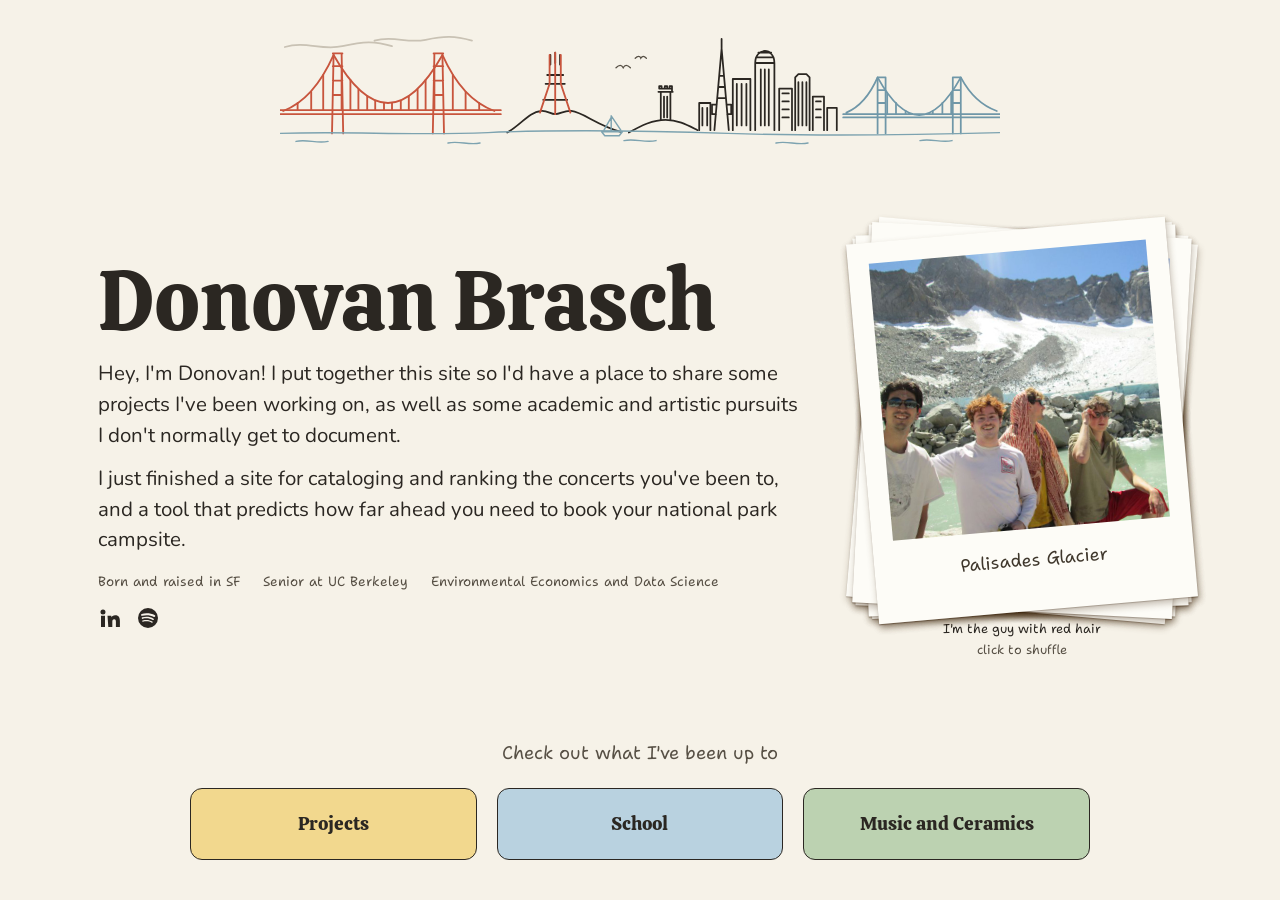
<file: index.html>
<!doctype html>
<html lang="en">
<head>
<meta charset="utf-8">
<meta name="viewport" content="width=device-width, initial-scale=1">
<title>Donovan Brasch</title>
<meta name="description" content="Donovan Brasch: live music, national parks data, songs with friends, and ceramics.">
<meta property="og:title" content="Donovan Brasch">
<meta property="og:description" content="Live music, national parks data, songs with friends, and ceramics.">
<link rel="icon" href="favicon.svg" type="image/svg+xml">
<link rel="preload" href="fonts/calistoga-latin-400-normal.woff2" as="font" type="font/woff2" crossorigin>
<link rel="stylesheet" href="style.css?v=11121409">
<script>document.documentElement.className = "js";</script>
</head>
<body>

<svg width="0" height="0" style="position:absolute" aria-hidden="true">
  <filter id="wobble"><feTurbulence type="fractalNoise" baseFrequency=".018" numOctaves="2" seed="7"/><feDisplacementMap in="SourceGraphic" scale="3"/></filter>
</svg>

<header class="hero" id="top">
  <svg class="sky" viewBox="0 0 900 146" role="img" aria-label="A hand-drawn San Francisco skyline: the Golden Gate Bridge, Sutro Tower on Twin Peaks, Coit Tower, downtown and the Bay Bridge">
    <g fill="none" stroke="#2B2722" stroke-width="2.200" stroke-linecap="round" stroke-linejoin="round"><path pathLength="1" d="M284 127C300 118 312 101 326 100C334 99 338 104 344 104C350 104 356 99 364 100C380 102 396 118 426 126"/><path pathLength="1" d="M332 66h24M334 55h20M329 86h30M338 42V30M344 40V27M350 42V30"/><path pathLength="1" d="M436 127C452 118 466 111 482 111C498 111 510 118 522 124"/><path pathLength="1" d="M476 111V76M488 111V76M473 76h18M474 72h16V76M474 72v-3h3v3M481 72v-3h3v3M487 72v-3h3v3M480 108V82M484 108V82"/><path pathLength="1" d="M524 124V90h14v34M528 96v22M534 96v22"/><path pathLength="1" d="M543 124 552 22 561 124M552 22V10M546 92h-6v12h5M558 92h6v12h-5M548 70h8M547 84h10M549 56h6"/><path pathLength="1" d="M566 124V60h22v64M571 66v52M577 66v52M583 66v52"/><path pathLength="1" d="M594 124V40C594 20 618 20 618 40V124M594 40h24M595 33h22M598 27h16M601 48v70M606 48v70M611 48v70"/><path pathLength="1" d="M624 124V72h16v52M628 78h8M628 88h8M628 98h8M628 108h8"/><path pathLength="1" d="M644 124V58l4-4h10l4 4v66M648 64v54M653 64v54M658 64v54"/><path pathLength="1" d="M666 124V82h14v42M670 88h6M670 98h6M670 108h6"/><path pathLength="1" d="M684 124V96h12v28"/></g>
    <g fill="none" stroke="#C8553D" stroke-width="2.300" stroke-linecap="round" stroke-linejoin="round"><path pathLength="1" d="M65 128 67 28M79 128 77 28M66 28h12M66 44h12M66 62h12M66 80h12"/><path pathLength="1" d="M191 128 193 28M205 128 203 28M192 28h12M192 44h12M192 62h12M192 80h12"/><path pathLength="1" d="M4 100Q42 86 67 30Q135 150 203 30Q228 86 268 100"/><path pathLength="1" d="M0 99H276M0 104H276"/><path pathLength="1" d="M77 47V99M88 61V99M98 73V99M109 81V99M119 87V99M130 90V99M140 90V99M151 87V99M161 81V99M172 73V99M182 61V99M193 47V99M22 90V99M216 55V99M39 76V99M232 76V99M54 55V99M249 90V99"/><path pathLength="1" d="M325 102 337 66V30M344 104V64V27M363 102 351 66V30"/></g>
    <g fill="none" stroke="#6F97A8" stroke-width="2.200" stroke-linecap="round" stroke-linejoin="round"><path pathLength="1" d="M747 128V58M757 128V58M747 58h10M747 74h10M747 90h10"/><path pathLength="1" d="M841 128V58M851 128V58M841 58h10M841 74h10M841 90h10"/><path pathLength="1" d="M708 102Q732 92 747 58Q799 152 851 58Q868 90 896 100M704 104H900M704 108H900"/><path pathLength="1" d="M759 77V104M770 90V104M782 100V104M793 104V104M805 104V104M816 100V104M828 90V104M839 77V104"/></g>
    <g fill="none" stroke="#7DA3B0" stroke-width="1.800" stroke-linecap="round" stroke-linejoin="round"><path pathLength="1" d="M0 128C90 125 160 131 260 127S470 125 560 128 760 131 900 127"/><path pathLength="1" d="M20 138c14-3 26 3 40 0M210 140c14-3 26 3 40 0M430 137c14-3 26 3 40 0M620 140c14-3 26 3 40 0M800 137c14-3 26 3 40 0"/><path pathLength="1" d="M402 126h26l-4 5h-18zM414 126V106l12 18M414 108l-9 16"/></g>
    <g fill="none" stroke="#C9C2B4" stroke-width="2.200" stroke-linecap="round"><path pathLength="1" d="M6 20c26-8 46 5 72-1s40-7 62 0M118 12c24-7 40 4 64-1s36-5 58 1"/></g>
    <g fill="none" stroke="#575045" stroke-width="1.600" stroke-linecap="round"><path pathLength="1" d="M420 46c4-4 7-4 9 0 2-4 5-4 9 0M444 34c3-3 6-3 7 0 2-3 4-3 7 0"/></g>
  </svg>
  <div class="me">
    <div class="intro">
      <h1 class="name">Donovan Brasch</h1>
      <p class="bio">Hey, I'm Donovan! I put together this site so I'd have a place to share some projects I've been working on, as well as some academic and artistic pursuits I don't normally get to document.</p>
      <p class="bio bio2">I just finished a site for cataloging and ranking the concerts you've been to, and a tool that predicts how far ahead you need to book your national park campsite.</p>
      <ul class="facts">
        <li>Born and raised in SF</li>
        <li>Senior at UC Berkeley</li>
        <li>Environmental Economics and Data Science</li>
      </ul>
      <ul class="social" id="social"></ul>
    </div>
    <div class="snapwrap">
      <button class="snaps" id="snaps" type="button" aria-label="Show the next photo"></button>
      <p class="snaphint"><span class="me-hint">I'm the guy with red hair</span><span aria-hidden="true">click to shuffle</span></p>
    </div>
  </div>
  <nav class="jump" aria-label="Sections">
    <p>Check out what I've been up to</p>
    <a class="j-a" href="#projects">Projects</a>
    <a class="j-b" href="#school">School</a>
    <a class="j-c" href="#hobbies">Music and Ceramics</a>
  </nav>
</header>

<nav class="tabs" id="tabs" aria-label="Sections">
  <a href="#top" class="tab-home">Donovan Brasch</a>
  <a href="#projects" class="t-a">Projects</a>
  <a href="#school" class="t-b">School</a>
  <a href="#hobbies" class="t-c">Music and Ceramics</a>
  <a href="#top" class="shut" aria-label="Close and go home">×</a>
</nav>

<main class="widgets" id="widgets">

<div class="widget" data-page="projects"><div class="inner">
<section id="projects" class="pair band" aria-labelledby="h-projects">
    <h2 class="sectitle pop" id="h-projects">Projects</h2>
  <article class="half boh pop">
    <h3 class="big">Back o' House</h3>
    <p class="say">A home for every show you've ever been to.</p>
    <a class="shot" data-link="backOHouse" target="_blank" rel="noopener" aria-label="Open Back o' House"><img src="media/backohouse.jpg" width="1040" height="632" alt="Back o' House home page: a hand-drawn figure with a guitar headstock for a head, under string lights, above a row of concert photos." loading="lazy"></a>
    <p>Between working concerts and my passion for live music, I've been to too many shows to keep track of, so I built a site that catalogues and ranks your shows, links their setlists and media, lets you share with friends, and finds what's coming up nearby. For now it's mostly a community of my friends and me, but I'd love for anyone who thinks it's cool to join!</p>
    <a class="btn" data-link="backOHouse" target="_blank" rel="noopener">Visit Back o' House</a>
    <p class="say widget-say" id="stubhead"></p>
    <div id="stub"></div>
  </article>
  <article class="half park pop" style="--d:.12s">
    <h3 class="big">Parkcast</h3>
    <p class="say">A tool for landing a national park campsite.</p>
    <a class="shot" href="parkcast/" aria-label="Open Parkcast"><img src="media/parkcast.jpg" width="1800" height="1140" alt="Parkcast's map of the United States with a dot for each national park." loading="lazy"></a>
    <p>I've always had a tough time knowing how far in advance I have to book a campsite, so I built a tool that forecasts booking odds for 148 campgrounds across 39 national parks. It also shows crowds and weather for all 63 parks, so you can find the best time to take your trip.</p>
    <a class="btn" href="parkcast/">Try Parkcast</a>
    <button class="trail" id="hikebtn" type="button">
      <img class="scene" src="media/hike-scene.jpg" width="1600" height="340" alt="" loading="lazy">
      <svg class="scene" viewBox="0 0 1600 340" preserveAspectRatio="xMidYMax slice" aria-hidden="true"><path class="creek" d="M1033 255 L1010 256 L982 259 L971 261 L985 265 L997 269 L975 273 L928 276 L878 279 L823 279 L767 279 L714 281 L665 287 L614 293 L559 296 L499 297 L436 300 L368 306 L296 314 L222 319 L144 319 L69 319 L16 325 L-23 334"/></svg>
      <span class="trail-tag"><i id="hikehead"></i><b id="hikename"></b><small id="hikestats"></small></span>
      <span class="openme">See route and photos</span>
    </button>
  </article>
  <a class="next onblock" href="#school">On to School <svg viewBox="0 0 24 24" aria-hidden="true"><path d="M12 3v17M5 13l7 7 7-7"/></svg></a>
</section>
</div></div>


<div class="widget" data-page="school"><div class="inner">
<section id="school" class="classes band" aria-labelledby="h-school">
    <div class="wrap">
    <h2 class="sectitle pop" id="h-school">School</h2>
    <div class="schoolgrid">
      <div class="leftcol">
      <div class="recent">
        <h3 class="pop">Recent classes</h3>
        <div class="terms" id="terms"></div>
      </div>
      <article class="beacn pop">
      <div>
        <h3>BEACN</h3>
        <p id="beacnblurb"></p>
        <a class="beacnbtn" data-link="beacn" target="_blank" rel="noopener"><img src="media/beacn-logo.png" width="906" height="305" alt="BEACN website"></a>
      </div>
      <div class="beacnwork">
        <h4 class="chiphead">Current project</h4>
        <ul id="beacnnow"></ul>
        <h4 class="chiphead">Past projects</h4>
        <ul id="beacnpast"></ul>
      </div>
    </article>
      </div>
      <article class="abroad pop" style="--d:.1s">
        <div class="abroad-top">
          <div>
            <h3>Study Abroad in Paris</h3>
            <p id="abroadblurb"></p>
          </div>
          <div class="mapbox">
            <svg class="map" id="map" role="img" aria-label="Map of the places I traveled from Paris"></svg>
            <p class="maphint" id="maphint"></p>
          </div>
        </div>
        <div class="photos" id="photos"></div>
      </article>
    </div>

    <a class="next" href="#hobbies">On to Music and Ceramics <svg viewBox="0 0 24 24" aria-hidden="true"><path d="M12 3v17M5 13l7 7 7-7"/></svg></a>
  </div>
</section>
</div></div>


<div class="widget" data-page="hobbies"><div class="inner">
<section id="hobbies" class="hobbies band" aria-labelledby="h-hobbies">
<div class="pair">
  <h2 class="sectitle pop" id="h-hobbies">Music and Ceramics</h2>
  <article class="half music pop" id="music">
    <h3 class="big">Music</h3>
    <p class="say">Hopefully more to come soon.</p>
    <div class="tapes" id="tapes"></div>
    <div class="memo" id="memo"></div>
  </article>
  <article class="half clay pop" style="--d:.12s" id="ceramics">
    <h3 class="big">Ceramics</h3>
    <p class="say">These are the only photos I have at the moment, but I'll be adding my new items soon. Still very much a beginner, but definitely progressing :)</p>
    <div class="shelf" id="shelf"></div>
  </article>
</div>

<div id="recs" class="recs">
  <div class="recbar pop">
    <form id="recform" novalidate>
      <p class="say">I'd love a rec if you have one</p>
      <fieldset>
        <legend class="sr">Type of recommendation</legend>
        <label><input type="radio" name="type" value="Book" checked><span>Book</span></label>
        <label><input type="radio" name="type" value="Music"><span>Music</span></label>
        <label><input type="radio" name="type" value="Film"><span>Film</span></label>
      </fieldset>
      <input name="title" required maxlength="160" autocomplete="off" placeholder="Title" aria-label="Title">
      <input class="trap" type="text" name="_gotcha" tabindex="-1" autocomplete="off" aria-hidden="true">
      <button class="btn" type="submit">Send</button>
      <p class="status" id="recstatus" role="status"></p>
    </form>
    <div class="mine">
      <p class="say">Or flip one of mine:</p>
      <div class="cards" id="cards"></div>
    </div>
  </div>
</div>
</section>
</div></div>


</main>

<dialog class="sheet" id="showsheet" aria-labelledby="showtitle">
  <button class="close" type="button" aria-label="Close">×</button>
  <div class="show" id="showbody"></div>
</dialog>

<dialog class="sheet" id="hikesheet" aria-labelledby="hiketitle">
  <button class="close" type="button" aria-label="Close">×</button>
  <div id="hikebody"></div>
</dialog>

<script src="content.js?v=11121409"></script>
<script src="europe-map.js?v=11121409"></script>
<script src="site.js?v=11121409"></script>
</body>
</html>
</file>
<file: style.css>
@font-face{font-family:Calistoga;src:url(fonts/calistoga-latin-400-normal.woff2) format("woff2");font-display:swap}
@font-face{font-family:"Shantell Sans";font-weight:100 900;size-adjust:84%;src:url(fonts/shantell-sans-latin-400-normal.woff2) format("woff2");font-display:swap}
@font-face{font-family:Nunito;font-weight:400;src:url(fonts/nunito-latin-400-normal.woff2) format("woff2");font-display:swap}
@font-face{font-family:Nunito;font-weight:600;src:url(fonts/nunito-latin-600-normal.woff2) format("woff2");font-display:swap}
@font-face{font-family:Nunito;font-weight:700;src:url(fonts/nunito-latin-700-normal.woff2) format("woff2");font-display:swap}
@font-face{font-family:Oswald;font-weight:500;src:url(fonts/oswald-latin-500-normal.woff2) format("woff2");font-display:swap}
@font-face{font-family:Oswald;font-weight:700;src:url(fonts/oswald-latin-700-normal.woff2) format("woff2");font-display:swap}

:root{
  --ink:#2B2722;
  --soft:#575045;
  --paper:#F6F2E8;
  --card:#FCFAF4;
  --line:#CFC7B6;
  --pine:#3B6152;
  --water:#7DA3B0;
  --butter:#F2D88E;
  --sky:#B9D2E0;
  --sage:#BCD2B1;
  --display:Calistoga,Georgia,serif;
  --hand:"Shantell Sans","Comic Sans MS",cursive;
  --body:Nunito,system-ui,sans-serif;
}
*{box-sizing:border-box}
html{-webkit-text-size-adjust:100%}
body{margin:0;background:var(--paper);color:var(--ink);font:400 1.0625rem/1.6 var(--body);overflow-x:hidden}
img{display:block;max-width:100%;height:auto}
ul,ol{list-style:none;margin:0;padding:0}
a{color:inherit;text-underline-offset:3px;text-decoration-thickness:1px}
:focus-visible{outline:2px solid var(--pine);outline-offset:3px;border-radius:2px}
h1,h2,h3{font-family:var(--display);font-weight:400}
h2{margin:0 0 .1em;font-size:clamp(1.9rem,3.4vw,2.6rem);line-height:1.1}
h3{margin:0 0 .4em;font-size:1.3rem;line-height:1.2}
.say{margin:0 0 1em;font:700 clamp(1.25rem,1.9vw,1.5rem)/1.2 var(--hand);color:var(--soft)}

/* Hand-drawn lines: the wobble filter goes on an empty outline, never on the content */
.shot::after,.tape::after,.pot::after,.trail::after,.jump a::after,.btn::after{content:"";position:absolute;inset:-3px;border:2px solid var(--ink);border-radius:5px;filter:url(#wobble);pointer-events:none}

/* Intro page */
.social a,.social span{display:block;width:20px;height:20px;color:var(--ink)}
.social span{opacity:.42}
.social svg{display:block;width:100%;height:100%;fill:currentColor}
.jump a:hover,.btn:hover{background:#ECE7DA}

/* Things rise gently as you reach them */
.js .pop{opacity:0;transform:translateY(26px)}
.js .pop.in{opacity:1;transform:none;transition:opacity .55s ease var(--d,0s),transform .55s ease var(--d,0s)}

/* Two-sided pages */
.pair{position:relative;display:grid;grid-template-columns:minmax(0,1fr) minmax(0,1fr);max-width:1240px;margin:0 auto;padding:0 clamp(16px,3vw,32px)}
section+section{position:relative}
#projects,#school,#hobbies{position:relative}
.half{position:relative;padding:clamp(64px,10vh,88px) clamp(20px,3.4vw,44px) 28px;display:flex;flex-direction:column;align-items:flex-start;min-width:0}
.half p:not(.say){max-width:32em;margin:1em 0 .6em}
.tag{position:absolute;z-index:2;top:22px;left:0;right:0;margin:auto;width:fit-content;max-width:calc(100% - 32px);text-align:center;font:700 1.5rem/1 var(--hand);color:var(--soft)}
#projects{padding-bottom:68px}
.next{display:flex;align-items:center;justify-content:center;gap:.35em;width:fit-content;margin:32px auto 0;font:700 1.3rem/1.2 var(--hand);text-decoration:none;color:var(--soft)}
.next:hover{color:var(--ink)}
.next svg{flex:none;width:18px;height:18px;fill:none;stroke:currentColor;stroke-width:2.2;stroke-linecap:round;stroke-linejoin:round}
.next:hover svg{animation:nudge 1s ease-in-out infinite}
@keyframes nudge{50%{transform:translateY(3px)}}
.next.onblock{position:absolute;left:0;right:0;bottom:22px;margin:auto}
.btn{position:relative;display:inline-block;margin-top:.5em;padding:.5em 1em;border:0;background:none;color:var(--ink);text-decoration:none;font:600 .98rem var(--body);cursor:pointer;transition:background-color .15s}

.shot{position:relative;display:block;width:100%;background:var(--card)}
.shot img{width:100%;aspect-ratio:16/8.5;object-fit:cover;object-position:top}

/* Back o' House ticket stub: same markup and styles as the real site */
.widget-say{margin:auto 0 .3em;padding-top:1.1em;font-size:1.3rem}
#stub{width:100%}
.ticket-stub{--stub-ink:#1a1612;appearance:none;display:grid;width:100%;padding:0;text-align:left;grid-template-columns:2.35rem minmax(0,1fr) 2.05rem;height:152px;background:repeating-linear-gradient(180deg,transparent 0 3px,rgba(80,55,20,.018) 3px 4px),linear-gradient(180deg,#f7ecd4 0%,#efe0c2 100%);color:var(--stub-ink);border:1.5px solid var(--stub-ink);box-shadow:2px 3px 0 rgba(40,28,16,.12);font-family:Oswald,"Arial Narrow",sans-serif;overflow:hidden;cursor:pointer;transition:transform .15s,box-shadow .15s}
.ticket-stub:hover{transform:translateY(-1px);box-shadow:3px 5px 0 rgba(40,28,16,.14)}
.stub-end{display:flex;flex-direction:column;align-items:center;justify-content:center;gap:.02rem;padding:.3rem .12rem;background:rgba(255,250,240,.28)}
.stub-end-l{border-right:1.5px dashed var(--stub-ink)}
.stub-end-r{border-left:1.5px dashed var(--stub-ink)}
.stub-num{font-weight:700;font-size:.92rem;line-height:1;letter-spacing:.02em}
.stub-lab{font-size:.42rem;font-weight:500;letter-spacing:.12em;line-height:1.1;margin-bottom:.18rem}
.stub-body{min-width:0;padding:.42rem .5rem .38rem;display:flex;flex-direction:column}
.stub-venue{font-size:.72rem;font-weight:700;letter-spacing:.08em;text-transform:uppercase;line-height:1.05;text-align:center}
.stub-city{margin-bottom:.08rem;font-size:.52rem;font-weight:500;letter-spacing:.14em;text-transform:uppercase;text-align:center;opacity:.78}
.stub-main{display:grid;grid-template-columns:3.1rem minmax(0,1fr);gap:.35rem;align-items:center;flex:1;border-top:1px solid var(--stub-ink);padding-top:.28rem}
.stub-date{display:flex;flex-direction:column;align-items:center;justify-content:center;line-height:.82;text-align:center}
.stub-month,.stub-year{font-size:.62rem;font-weight:700;letter-spacing:.14em}
.stub-day{font-size:2.05rem;font-weight:700;letter-spacing:-.02em;margin:.04rem 0}
.stub-copy{display:block;min-width:0}
.stub-copy>*{display:block}
.stub-presents{margin-bottom:.08rem;font-size:.58rem;font-weight:500;letter-spacing:.12em;text-transform:uppercase}
.stub-artist{font-size:clamp(1.15rem,2.8vw,1.7rem);font-weight:700;letter-spacing:.03em;text-transform:uppercase;line-height:.95}
.stub-opener{margin:.12rem 0 .18rem;min-height:.85rem;font-size:.62rem;font-weight:500;letter-spacing:.04em;opacity:.82}
.stub-admit{font-size:.58rem;font-weight:500;letter-spacing:.1em}
.stub-admit b{font-weight:700;letter-spacing:.12em}

/* Mountain and creek button, drawn in pen */
.trail{appearance:none;position:relative;display:block;width:100%;height:152px;margin-top:auto;padding:0;border:0;background:var(--card);color:var(--ink);text-align:left;cursor:pointer}
.scene{position:absolute;inset:0;width:100%;height:100%;display:block;object-fit:cover;object-position:50% 100%}
.creek{fill:none;stroke:#EAF7FA;stroke-width:3.5;stroke-linecap:round;stroke-dasharray:14 46;opacity:0;transition:opacity .25s}
.trail:hover .creek{opacity:.9;animation:flow 1.8s linear infinite}
@keyframes flow{to{stroke-dashoffset:60}}
.trail-tag{position:absolute;left:12px;top:8px}
.trail-tag i{display:block;font:700 1.15rem/1.1 var(--hand);color:var(--soft)}
.trail-tag b{display:block;font:400 1.25rem/1.15 var(--display)}
.trail-tag small{display:block;margin-top:.1em;font:600 .82rem/1.2 var(--body)}

.openme{position:absolute;right:10px;bottom:10px;padding:.28em .7em;background:var(--ink);color:var(--paper);font:600 .82rem/1.2 var(--body);letter-spacing:0;text-transform:none;border-radius:6px;transition:background-color .15s,transform .15s}
.trail:hover .openme,.ticket-stub:hover .openme{background:var(--pine);transform:translateY(-1px)}
.ticket-stub{position:relative}
.ticket-stub .openme{right:calc(2.05rem + 10px)}
.ticket-stub:focus-visible,.trail:focus-visible{outline:2px solid var(--pine);outline-offset:3px}

/* Pop-up dashboards */
dialog.sheet{width:min(780px,calc(100vw - 24px));max-height:calc(100dvh - 24px);padding:clamp(18px,3vw,30px);border:1.5px solid var(--ink);border-radius:4px;background:var(--card);color:var(--ink);overflow:auto;font-family:var(--body)}
dialog.sheet::backdrop{background:rgba(43,39,34,.45)}
.close{position:absolute;top:10px;right:10px;width:32px;height:32px;border:0;background:none;color:inherit;font:400 1.5rem/1 var(--body);cursor:pointer}
.show-title{margin:4px 96px 0 0;font:400 clamp(1.8rem,4vw,2.3rem)/1.1 var(--display)}
.show-meta{margin:.2em 96px 1em 0;color:var(--soft);font-size:.95rem}
.placed{position:absolute;top:46px;right:22px;padding:.4em .65em;background:var(--paper);border:1.5px solid var(--ink);text-align:center;font-size:.7rem;font-weight:600;line-height:1.2;rotate:-3deg}
.placed b{display:block;font:700 1.9rem/1 var(--hand)}
.show-cols{display:grid;grid-template-columns:minmax(0,1fr) minmax(0,1fr);gap:24px}
.show-h{margin:0 0 .2em;font:700 1.45rem var(--hand);color:var(--soft)}
.setlist{counter-reset:s;font-size:.98rem;line-height:1.35}
.setlist li{counter-increment:s;display:grid;grid-template-columns:1.9em 1fr;padding:.1em 0}
.setlist li::before{content:counter(s);color:var(--soft)}
.encore{margin:.5em 0 .1em;font:700 1.25rem var(--hand);color:var(--soft)}
.fav{color:#C9952B;font-size:1.1em}
.source{margin:.7em 0 0;font-size:.82rem;color:var(--soft)}
.media{display:grid;grid-template-columns:repeat(2,minmax(0,1fr));gap:8px}
.media img,.media video{width:100%;aspect-ratio:1;object-fit:cover;background:var(--ink)}
.blank{aspect-ratio:1;display:flex;align-items:center;justify-content:center;border:1.5px dashed var(--line);border-radius:6px;font:700 1.1rem var(--hand);color:var(--soft);text-align:center}
.hike-title{margin:0;font:400 clamp(1.7rem,4vw,2.3rem)/1.1 var(--display);padding-right:40px}
.hike-meta{margin:.2em 0 .9em;font-size:.95rem;color:var(--soft)}
.stats{display:flex;flex-wrap:wrap;gap:8px 36px;margin:0 0 14px}
.stats div{display:flex;flex-direction:column-reverse}
.stats dt{font-size:.85rem;color:var(--soft)}
.stats dd{margin:0;font:400 1.5rem/1.2 var(--display)}
.draft{margin:0 0 12px;font:700 1.2rem/1.2 var(--hand);color:var(--soft)}
#hikesheet{width:min(920px,calc(100vw - 24px))}
.hike-head{display:flex;flex-wrap:wrap;align-items:flex-end;justify-content:space-between;gap:6px 28px;padding-right:32px}
.hike-head .hike-title{padding-right:0}
.hike-head .hike-meta{margin:.15em 0 0}
.hike-head .stats{margin:0;gap:4px 26px}
.hike-head .stats dd{font-size:1.25rem}
.hike-head .stats dt{font-size:.78rem}
.hike-charts{display:grid;grid-template-columns:minmax(0,1fr) minmax(0,1.05fr);gap:12px;margin-top:10px}
.hike-foot{display:flex;flex-wrap:wrap;justify-content:space-between;gap:0 20px;margin-top:4px}
.hike-note{margin:.3em 0 0;font-size:.82rem;color:var(--soft)}
.routemap{display:block;width:100%;height:auto;background:var(--paper);border-radius:4px;touch-action:none;cursor:crosshair}
.routemap .line{fill:none;stroke:var(--pine);stroke-width:3;stroke-linecap:round;stroke-linejoin:round}
.routemap .dash{stroke-dasharray:1 7}
.routemap text{font:600 13px var(--body);fill:var(--ink);paint-order:stroke;stroke:var(--paper);stroke-width:4px}
.routemap .stop{fill:var(--card);stroke:var(--ink);stroke-width:2}
.routemap .here,.profile .here{fill:var(--ink);stroke:var(--card);stroke-width:2}
.profile{display:block;width:100%;height:auto;touch-action:none;cursor:crosshair}
.profile .area{fill:#DFE6DA}
.profile .edge{fill:none;stroke:var(--pine);stroke-width:2}
.profile text{font:400 12px var(--body);fill:var(--soft)}
.profile .cursor{stroke:var(--ink);stroke-width:1}
.readout{margin:.3em 0 0;min-height:1.5em;font-size:.92rem;color:var(--soft)}
.hike-photos{display:grid;grid-template-columns:repeat(3,minmax(0,1fr));gap:8px;margin-top:12px}
.hike-photos img{display:block;width:100%;height:clamp(120px,24vh,190px);object-fit:cover}
.hike-photos .blank{height:clamp(120px,24vh,190px)}

/* School */
.classes{padding:clamp(48px,8vh,72px) 16px 40px}
.wrap{max-width:1160px;width:100%;margin:0 auto}
.classes h2{margin-bottom:.6em}
.schoolgrid{display:grid;grid-template-columns:minmax(0,4fr) minmax(0,7fr);gap:clamp(24px,4vw,56px);align-items:start}
.term h4{margin:0 0 .3em;font:700 1.3rem var(--hand);color:var(--soft)}
.term ul{display:flex;flex-direction:column}
.card{padding:.55em 0;border-bottom:1px solid var(--line)}
.card b{display:block;font-weight:700;line-height:1.3}
.card b small{font-weight:400;font-size:.85rem;margin-left:.4em;white-space:nowrap;color:var(--soft)}
.card span{display:block;font-size:.95rem;line-height:1.4;color:var(--soft)}
.abroad-top{display:grid;grid-template-columns:minmax(0,4fr) minmax(0,5fr);gap:28px;align-items:start}
.abroad p{margin:0 0 .8em}
.chiphead{margin:.2em 0 .15em;font:700 1.3rem var(--hand);color:var(--soft)}
.chips li{padding:.1em 0;font-size:.97rem}
.map{display:block;width:100%;height:auto;background:#CFE0E6;border-radius:4px}
.map .land{fill:var(--card)}
.map .borders{fill:none;stroke:var(--soft);stroke-opacity:.3;stroke-width:.7}
.map .hit{fill:transparent}
.stoppin.on{position:relative}
.stoppin{cursor:pointer;outline:none}
.map .pin{fill:var(--pine);stroke:var(--card);stroke-width:2.5;transition:r .15s}
.stoppin:hover .pin{r:13px}
.stoppin.on .pin{fill:var(--ink);r:15px}
.map text{opacity:0;pointer-events:none;transition:opacity .15s}
.stoppin.on text,.stoppin:hover text,.stoppin:focus-visible text{opacity:1}
.map .pin{r:9px}
.stoppin:focus-visible .pin{stroke:var(--ink);stroke-width:4}
.fade{animation:fadein .35s ease both}
@keyframes fadein{from{opacity:0;transform:translateY(6px)}}
.map text{font:700 32px var(--hand);fill:var(--ink);paint-order:stroke;stroke:var(--card);stroke-width:5px}
.abroad .maphint{margin:.35em 0 0;font-size:.9rem;color:var(--soft)}
.abroad .maphint b{color:var(--ink);font-weight:700}
.photos{display:flex;justify-content:center;gap:10px;margin-top:16px;height:clamp(170px,22vw,250px)}
.photos figure{flex:0 1 auto;min-width:0;height:100%}
.photos img{height:100%;width:auto;max-width:100%;object-fit:cover;border-radius:3px}
.photos figcaption{font-size:.85rem;padding-top:.2em;color:var(--soft)}
.photos .blank{aspect-ratio:4/3}
.beacn{display:grid;grid-template-columns:minmax(0,4fr) minmax(0,7fr);gap:clamp(16px,4vw,56px);margin-top:clamp(28px,4vw,44px);padding-top:clamp(20px,3vw,32px);border-top:1px solid var(--line)}
.beacn p{margin:0;color:var(--soft)}
.beacn li{padding:.2em 0;font-size:.94rem;line-height:1.4}
.beacn li small{font-size:.82rem;color:var(--soft)}
.beacn li b{font-weight:700}
.beacnwork .chiphead:nth-of-type(2){margin-top:.5em}
.beacnbtn{display:inline-block;margin-top:.8em;padding:.55em .9em;background:var(--pine);border-radius:7px;transition:background-color .15s,transform .15s}
.beacnbtn:hover{background:#2F5044;transform:translateY(-2px)}
.beacnbtn img{display:block;width:auto;height:30px}

/* Music and ceramics */
.tapes,.shelf{display:grid;width:100%;gap:24px;grid-template-columns:repeat(auto-fill,minmax(min(100%,220px),1fr))}
.tape,.pot{position:relative;background:var(--card)}
.tape iframe,.tape video{display:block;width:100%;aspect-ratio:16/9;border:0;background:var(--ink)}
.tape figcaption,.pot figcaption{padding:.45em .7em .55em;line-height:1.3}
figure{margin:0}
figcaption b{display:block;font-weight:700}
figcaption span{font-size:.9rem;color:var(--soft)}
.pot img{width:100%;aspect-ratio:1;object-fit:cover}
.soon{grid-column:1/-1;display:flex;flex-wrap:wrap;align-items:center;gap:8px 20px}
.soon svg{width:clamp(84px,11vw,120px);height:auto;fill:none;stroke:var(--soft);stroke-width:2.5;stroke-linecap:round;stroke-linejoin:round}
.soon p{margin:0;font:700 1.3rem/1.3 var(--hand);color:var(--soft)}
.hobbies{padding-bottom:12px}

/* Recommendations */
.recs{padding:12px 16px 28px}
.recbar{max-width:1120px;margin:0 auto;display:grid;grid-template-columns:minmax(0,5fr) minmax(0,6fr);gap:12px 36px;align-items:center;padding-top:18px;border-top:1px solid var(--line)}
#recform{display:flex;flex-wrap:wrap;align-items:center;gap:8px 10px}
.recbar .say{margin:0;flex:none;font-size:1.35rem}
#recform .say{flex-basis:100%}
fieldset{border:0;margin:0;padding:0;display:flex;gap:4px}
fieldset input{position:absolute;opacity:0}
fieldset span{display:block;padding:.1em .55em;border-bottom:1.5px solid transparent;font-size:.92rem;font-weight:600;color:var(--soft);cursor:pointer}
fieldset input:checked+span{color:var(--ink);border-color:var(--ink)}
fieldset input:focus-visible+span{outline:2px solid var(--pine);outline-offset:2px}
#recform>input:not(.trap){flex:1 1 110px;min-width:0;padding:.3em .1em;background:none;color:var(--ink);border:0;border-bottom:1.5px solid var(--ink);border-radius:0;font:400 .98rem var(--body)}
#recform .btn{margin:0;padding:.3em .85em;font-size:.92rem}
.sr{position:absolute;width:1px;height:1px;overflow:hidden;clip-path:inset(50%)}
.trap{position:absolute;left:-9999px}
.status{flex-basis:100%;margin:0;font-size:.9rem;color:var(--soft)}
.status:empty{display:none}
.mine{display:flex;flex-direction:column;gap:5px}
.cards{display:grid;grid-template-columns:repeat(3,minmax(0,1fr));gap:10px}
.flip{appearance:none;display:block;width:100%;padding:0;border:0;background:none;color:var(--ink);font:inherit;text-align:center;cursor:pointer;perspective:600px}
.flip-in{display:grid;transform-style:preserve-3d;transition:transform .45s ease}
.flip[aria-pressed=true] .flip-in{transform:rotateY(180deg)}
.face{grid-area:1/1;min-height:104px;padding:.4em .55em;backface-visibility:hidden;-webkit-backface-visibility:hidden;display:flex;flex-direction:column;align-items:center;justify-content:center;border:1.5px solid var(--ink);border-radius:5px;background:var(--card);line-height:1.2}
.face.front{font:400 1.05rem/1 var(--display)}
.flip:hover .face.front{background:#ECE7DA}
.face.back{transform:rotateY(180deg);font-size:.86rem}
.face.back b{font-weight:700}
.face.back span{margin-top:.2em;font-size:.8rem;color:var(--soft)}
.face.back a{color:var(--pine)}

.foot{text-align:center;padding:8px 16px 28px;font:700 1.2rem var(--hand);color:var(--soft)}

/* Each section gets its own color so you can tell where you are */
.tabs{position:fixed;left:0;right:0;top:0;z-index:40;visibility:hidden;display:flex;align-items:center;gap:6px;height:46px;padding:0 clamp(12px,3vw,32px);background:var(--paper);border-bottom:1.5px solid var(--ink)}
.tabs a{padding:.2em .7em;text-decoration:none;font:400 .95rem/1.2 var(--display);border-radius:6px;white-space:nowrap}
.tabs .tab-home{margin-right:auto;padding-left:0;font-size:1.05rem}
.tabs .on{background:var(--k)}
.t-a{--k:var(--butter)}
.t-b{--k:var(--sky)}
.t-c{--k:var(--sage)}
.band{position:relative;background:var(--c)}
#projects{--c:var(--butter)}
#school{--c:var(--sky)}
#hobbies{--c:var(--sage)}
.edge{position:absolute;left:0;right:0;top:-29px;width:100%;height:30px;display:block}
.edge path{fill:var(--c)}
#projects{max-width:none;gap:24px;padding:clamp(28px,5vh,48px) max(16px,calc((100vw - 1160px)/2)) 32px}
.hobbies .pair{max-width:none;gap:24px;padding:clamp(28px,5vh,48px) max(16px,calc((100vw - 1160px)/2)) 12px}
.sectitle{grid-column:1/-1;margin:0;font-size:clamp(2.6rem,6vw,4.4rem);line-height:1.05}
.half{padding:clamp(20px,2.6vw,32px);background:var(--card);border:1.5px solid var(--ink);border-radius:8px}
.big{margin:0 0 .1em;font-size:clamp(1.7rem,2.8vw,2.2rem);line-height:1.1}
.next.onblock{position:static;grid-column:1/-1;margin:4px auto 0;color:var(--ink)}
#projects{padding-bottom:24px}
.classes{padding:clamp(28px,5vh,48px) 16px 28px}
.classes .sectitle{margin-bottom:.35em}
.classes .next{color:var(--ink)}
.schoolgrid{gap:24px;align-items:stretch}
.recent,.abroad,.beacn{padding:clamp(18px,2.4vw,28px);background:var(--card);border:1.5px solid var(--ink);border-radius:8px}
.beacn{margin-top:24px}
.recs{padding:12px max(16px,calc((100vw - 1160px)/2)) 32px}
.recbar{max-width:none;padding:14px clamp(16px,2.4vw,28px);background:var(--card);border:1.5px solid var(--ink);border-radius:8px}
.foot{padding-top:22px}

/* School: three stacked cards. Study Abroad runs full width so the map and photos have room. */
.classes{padding:clamp(24px,4vh,36px) 16px 18px}
.classes .sectitle{margin-bottom:.2em;font-size:clamp(2.2rem,4.6vw,3.4rem)}
.schoolgrid{display:flex;flex-direction:column;gap:14px}
.leftcol{display:contents}
.recent,.abroad,.beacn{padding:clamp(14px,1.8vw,20px) clamp(16px,2vw,22px)}
.recent{order:1}
.abroad{order:2}
.beacn{order:3}
.recent h3{margin-bottom:.2em}
.term ul{display:grid;grid-template-columns:repeat(4,minmax(0,1fr));gap:0 20px}
.card{padding:.28em 0;border-bottom:0}
.card b{font-size:.97rem}
.card b small{display:block;margin:0}
.abroad{display:grid;grid-template-columns:minmax(0,1fr) clamp(240px,23.6vw,340px);gap:10px 20px;align-items:start}
.abroad-top{display:contents}
.abroad-top>div:first-child{grid-column:1/3;grid-row:1}
.abroad h3{margin-bottom:.1em}
.abroad p{margin-bottom:0;line-height:1.45}
#abroadblurb{font-size:clamp(.82rem,1.3vw,1rem)}
.abroad .mapbox{display:contents}
.abroad .map{grid-column:2;grid-row:2}
.abroad .maphint{grid-column:1/3;grid-row:3;margin:-4px 0 0;text-align:right}
.photos{grid-column:1;grid-row:2;justify-content:space-between;gap:10px;height:clamp(200px,22.2vw,320px);margin:0}
.photos:not(:has(figure:nth-child(3))){justify-content:flex-start}
.beacn{display:block;margin:0}
.beacn>div:first-child{display:grid;grid-template-columns:minmax(0,1fr) auto;column-gap:28px;align-items:center}
.beacn h3{grid-column:1;margin:0}
.beacn p{grid-column:1;margin-top:.2em;font-size:1rem;line-height:1.45}
.beacnbtn{grid-column:2;grid-row:1/3;margin:0;padding:.45em .8em}
.beacnbtn img{height:28px}
.beacnwork{display:grid;grid-template-columns:repeat(3,minmax(0,1fr));gap:0 24px;margin-top:8px}
.beacnwork .chiphead,.beacnwork .chiphead:nth-of-type(2){margin:0;font-size:1.05rem}
#beacnnow{grid-column:1;grid-row:2}
.beacnwork .chiphead:nth-of-type(2){grid-column:2/4;grid-row:1}
#beacnpast{grid-column:2/4;grid-row:2;display:grid;grid-template-columns:repeat(2,minmax(0,1fr));gap:0 24px}
.beacn li{font-size:.92rem;line-height:1.38}
.classes .next{margin-top:18px}

@media (max-width:760px){
  .term ul{grid-template-columns:minmax(0,1fr)}
  .card b small{display:inline;margin-left:.4em}
  .abroad{display:block}
  .abroad-top{display:block}
  .abroad .mapbox{display:block;margin-top:12px}
  .abroad .maphint{margin-top:.3em;text-align:left}
  .photos{height:150px;margin-top:12px;justify-content:center}
  .beacn>div:first-child{display:block}
  .beacnbtn{display:inline-block;margin-top:.6em}
  .beacnwork,#beacnpast{display:block}
  .beacnwork .chiphead:nth-of-type(2){margin-top:.5em}
  .openme .wide{display:none}
  .tabs{gap:2px;padding:0 8px}
  .tabs .tab-home{display:none}
  .tabs a{flex:1 1 auto;text-align:center;font-size:.82rem;padding:.25em .3em;white-space:nowrap}
  .tabs .t-c{font-size:.74rem}
  .facts{font-size:.85rem;max-width:68vw}
  .pair,.schoolgrid,.abroad-top,.beacn,.recbar,.show-cols{grid-template-columns:minmax(0,1fr)}
  .trail{margin-top:20px}
  .hike-charts{grid-template-columns:minmax(0,1fr)}
  .hike-photos img,.hike-photos .blank{height:96px}
  .widget-say{margin-top:0}
  .trail-tag{left:8px;top:6px;padding:.1em .45em .2em;background:rgba(252,250,244,.8);border-radius:4px}
  .placed{top:42px;right:14px}
  .js .pop{transform:translateY(18px)}
}
@media (prefers-reduced-motion:reduce){
  html{scroll-behavior:auto}
  *,*::before,*::after{animation:none!important;transition:none!important}
  .js .pop{opacity:1;transform:none}
}


/* Home: the skyline, me, three buttons. Each button opens its section. */
.hero{overflow:clip;min-height:100vh;min-height:100svh;display:flex;flex-direction:column;align-items:center;justify-content:space-between;gap:clamp(12px,2.4vh,28px);padding:clamp(18px,3.4vh,40px) clamp(18px,4vw,56px) clamp(22px,4.4vh,48px)}
.sky{display:block;width:min(820px,88vw,80vh);height:auto;flex:none}
.sky path{stroke-dasharray:1;stroke-dashoffset:1;animation:sketch 1.8s ease-out .15s forwards}
.sky g:nth-child(2) path{animation-delay:.45s}.sky g:nth-child(3) path{animation-delay:.8s}.sky g:nth-child(n+4) path{animation-delay:1.2s}
@keyframes sketch{to{stroke-dashoffset:0}}
.me{--pw:min(46vh,25vw,370px);display:flex;align-items:center;justify-content:center;gap:clamp(28px,5vw,84px);width:100%;max-width:1240px}
.intro{flex:0 1 700px;min-width:0}
.name{margin:0;font:400 clamp(2.6rem,min(6.6vw,11vh),5.8rem)/1.05 var(--display)}
.bio{margin:.6em 0 .75em;font-size:clamp(1rem,min(1.6vw,2.8vh),1.4rem);line-height:1.5}
.facts{display:flex;flex-wrap:wrap;gap:.1em 1.4em;list-style:none;margin:0;padding:0;font:600 clamp(.9rem,1.25vw,1.15rem)/1.4 var(--hand);color:var(--soft)}
.social{display:flex;gap:14px;list-style:none;margin:.8em 0 0;padding:0}
.social a,.social span{display:block;width:24px;height:24px;color:var(--ink)}
.snapwrap{flex:none;width:var(--pw)}
.snaps{position:relative;display:block;width:100%;aspect-ratio:.84;padding:0;border:0;background:none;cursor:pointer}
.snap{position:absolute;inset:0;margin:0;padding:6.5% 6.5% 0;background:#FDFCF7;box-shadow:0 1px 1px rgba(60,40,20,.28),1px 4px 7px rgba(70,45,20,.3);transform:rotate(var(--t,0deg));transition:transform .26s ease}
.snap img{display:block;width:100%;aspect-ratio:1;object-fit:cover;background:#ddd}
.snap figcaption{font:600 calc(var(--pw)*.066)/1 var(--hand);color:#3F372C;text-align:center;padding-top:7.5%;white-space:nowrap;overflow:hidden}
.snaps:hover .snap.top:not(.out){transform:rotate(var(--t,0deg)) translateY(-4px)}
.snap.out{transform:translate(58%,-12%) rotate(16deg)}
.snaphint{margin:10px 0 0;text-align:center;font:700 .95rem/1 var(--hand);color:var(--soft)}
.jump{display:grid;grid-template-columns:repeat(3,minmax(0,1fr));gap:clamp(10px,1.6vw,20px);width:min(900px,100%);flex:none}
.jump a{display:flex;align-items:center;justify-content:center;height:clamp(52px,8vh,72px);padding:0 .6em;border:1.5px solid var(--ink);border-radius:12px;text-align:center;text-decoration:none;color:var(--ink);font:400 clamp(.95rem,1.5vw,1.25rem)/1.15 var(--display);transition:transform .15s ease,box-shadow .15s ease}
.jump p{grid-column:1/-1;margin:0 0 2px;text-align:center;font:700 clamp(1.1rem,1.7vw,1.4rem)/1.2 var(--hand);color:var(--soft)}
.j-a{background:var(--butter)}.j-b{background:var(--sky)}.j-c{background:var(--sage)}
.jump a:hover,.jump a:focus-visible{transform:translateY(-3px);box-shadow:0 5px 0 var(--ink);outline:none}
.widget{display:none}
.widget.open{display:block;position:fixed;inset:0;z-index:30;overflow:auto;padding-top:46px;animation:rise .28s ease-out}
.widget[data-page=projects]{background:var(--butter)}.widget[data-page=school]{background:var(--sky)}.widget[data-page=hobbies]{background:var(--sage)}
@keyframes rise{from{opacity:0;transform:translateY(24px)}}
.inner section{min-height:calc(100svh - 46px)}
.paged{overflow:hidden}
.paged .tabs{visibility:visible}
.tabs .shut{padding:0 .5em;font:400 1.5rem/1 var(--body)}
@media (max-width:760px){
  .me{flex-direction:column-reverse;gap:18px;--pw:min(56vw,250px)}
  .intro{flex:none;width:100%}
  .name{font-size:2.7rem}.bio{font-size:1.05rem}
  .jump{grid-template-columns:minmax(0,1fr)}
  .jump a{font-size:1.1rem}
}
@media (prefers-reduced-motion:reduce){.sky path{animation:none;stroke-dashoffset:0}.widget.open{animation:none}.snap{transition:none}}
.bio:has(+.bio2){margin-bottom:0}
.bio2{margin-top:.6em}
.mytake{margin:12px 0 4px;padding:8px 14px;border-left:3px solid var(--pine);background:rgba(188,210,177,.25);border-radius:0 6px 6px 0;font:500 1.02rem/1.45 var(--hand);color:var(--ink)}
#showbody .mytake{margin-top:16px}
.face.back i{display:block;margin-top:.45em;font:500 .8rem/1.35 var(--hand);font-style:normal;color:var(--ink)}
.cards{align-items:start}
.flip{display:block;height:auto}
.flip-in{height:auto}
.face{min-height:148px;height:auto}
@media (max-width:520px){.face{min-height:0}.face.front{min-height:64px}}
.face.back .kind{font-style:normal;font-weight:400}
.snaphint span{display:block}.snaphint .me-hint{margin-bottom:6px;color:var(--ink)}
html,body{overflow-x:clip}
/* Ceramics: one photo at a time */
.shelf.carousel{display:block;position:relative;width:min(100%,340px);margin:6px auto 0;outline:none}
.slides{position:relative;aspect-ratio:1;border:1.5px solid var(--ink);border-radius:8px;overflow:hidden;background:#E9E3D6}
.slide{position:absolute;inset:0;margin:0;opacity:0;transition:opacity .3s ease;pointer-events:none}
.slide.on{opacity:1;pointer-events:auto}
.slide img{display:block;width:100%;height:100%;object-fit:cover}
.slide figcaption{position:absolute;left:0;right:0;bottom:0;padding:.5em .8em;background:rgba(43,39,34,.62);color:#FBF8EF;font:600 .95rem/1.3 var(--hand)}
.arrow{position:absolute;top:calc(50% - 28px);width:44px;height:44px;display:grid;place-items:center;padding:0 0 4px;border:1.5px solid var(--ink);border-radius:50%;background:var(--card);color:var(--ink);font:400 2rem/1 var(--body);cursor:pointer;box-shadow:0 2px 0 var(--ink);transition:transform .12s}
.arrow.a-prev{left:-14px}.arrow.a-next{right:-14px}
.arrow:hover{transform:translateY(-2px)}.arrow:active{transform:translateY(1px);box-shadow:none}
.shelf.carousel:focus-visible .slides{box-shadow:0 0 0 3px var(--pine)}
.count{margin:8px 0 0;text-align:center;font:700 .95rem/1 var(--hand);color:var(--soft)}
@media (max-width:760px){.arrow.a-prev{left:6px}.arrow.a-next{right:6px}}
@media (prefers-reduced-motion:reduce){.slide{transition:none}}
/* Music: clickable YouTube thumbnails */
.tapes{grid-template-columns:repeat(auto-fill,minmax(min(100%,200px),1fr));gap:16px}
.tape{border:1.5px solid var(--ink);border-radius:8px;overflow:hidden}
.thumb{position:relative;display:block;aspect-ratio:16/9;background:var(--ink);overflow:hidden}
.thumb img{display:block;width:100%;height:100%;object-fit:cover;transition:transform .25s ease}
.thumb:hover img,.thumb:focus-visible img{transform:scale(1.04)}
.play{position:absolute;left:50%;top:50%;width:54px;height:54px;margin:-27px 0 0 -27px;border-radius:50%;background:rgba(251,248,239,.92);box-shadow:0 2px 8px rgba(0,0,0,.35);transition:transform .15s}
.play::after{content:"";position:absolute;left:21px;top:16px;border-style:solid;border-width:11px 0 11px 17px;border-color:transparent transparent transparent var(--ink)}
.thumb:hover .play,.thumb:focus-visible .play{transform:scale(1.08)}
.tape figcaption:empty{display:none}
/* Voice memo */
.memo{display:flex;align-items:center;gap:14px;width:100%;margin-top:16px;padding:12px 16px 12px 12px;border:1.5px solid var(--ink);border-radius:999px;background:var(--card)}
.memo-play{flex:none;position:relative;width:46px;height:46px;padding:0;border:0;border-radius:50%;background:var(--pine);cursor:pointer;transition:transform .12s}
.memo-play:hover{transform:scale(1.06)}
.memo-play span{position:absolute;left:18px;top:14px;border-style:solid;border-width:9px 0 9px 14px;border-color:transparent transparent transparent #FBF8EF}
.memo.playing .memo-play span{left:16px;top:15px;width:14px;height:16px;border:0;border-left:4px solid #FBF8EF;border-right:4px solid #FBF8EF;box-sizing:border-box}
.memo-main{flex:1;min-width:0}
.memo-title{margin:0 0 5px;font-size:.95rem;line-height:1.25;white-space:nowrap;overflow:hidden;text-overflow:ellipsis}
.memo-title span{font:600 .95rem var(--hand);color:var(--soft)}
.memo-wave{display:flex;align-items:center;gap:2px;height:28px;cursor:pointer;outline:none}
.memo-wave i{flex:1;height:calc(var(--h)*100%);min-height:3px;border-radius:2px;background:#CFC7B6;transition:background .15s}
.memo-wave i.on{background:var(--pine)}
.memo-wave:focus-visible{box-shadow:0 0 0 3px rgba(59,97,82,.35);border-radius:4px}
.memo-time{flex:none;min-width:2.6em;text-align:right;font:600 .95rem/1 var(--hand);color:var(--soft);font-variant-numeric:tabular-nums}
@media (max-width:760px){.memo{border-radius:16px}.memo-title{white-space:normal}}
/* Ceramics: photo and note side by side so it matches the Music card */
@media (min-width:1000px){
  .half.clay{display:grid;grid-template-columns:auto minmax(0,1fr);grid-template-areas:"t t" "p s";column-gap:22px;align-content:start;align-items:start}
  .clay>h3{grid-area:t}
  .clay>.say{grid-area:s;margin-top:2px;font-size:1.05rem;line-height:1.5}
  .clay>.shelf{grid-area:p}
  .shelf.carousel{width:clamp(200px,20vw,270px);margin:10px 0 0}
  .clay .arrow{width:38px;height:38px;font-size:1.7rem;top:calc(50% - 26px)}
  .clay .arrow.a-prev{left:-12px}.clay .arrow.a-next{right:-12px}
}
.jump a{position:relative}.jump a::after{display:none}
#stub{container-type:inline-size}
@container (max-width:350px){.stub-copy>.stub-admit{display:none}}
@media (max-width:520px){.cards{grid-template-columns:minmax(0,1fr)}.face{min-height:64px}}
.memo-title{white-space:normal}
@media (min-width:761px) and (max-width:999px){.shelf.carousel{width:min(100%,260px)}}
.vtitle{position:absolute;left:0;right:0;bottom:0;padding:18px 10px 7px;background:linear-gradient(transparent,rgba(20,18,15,.78));color:#FBF8EF;font:700 1rem/1.2 var(--hand);text-align:left;text-shadow:0 1px 2px rgba(0,0,0,.5)}
/* Flip cards, rebuilt without 3D so every browser (Safari too) sizes them the same */
.flip{display:block;width:100%;height:auto;perspective:none;transition:transform .17s ease-in}
.flip-in,.flip[aria-pressed=true] .flip-in{display:block;transform:none!important;transform-style:flat;transition:none}
.face{display:none;position:static;transform:none!important;backface-visibility:visible;-webkit-backface-visibility:visible;min-height:148px;height:auto;box-sizing:border-box}
.flip[aria-pressed=false] .face.front,.flip[aria-pressed=true] .face.back{display:flex}
.flip.turning{transform:scaleX(0)}
@media (max-width:520px){.face{min-height:0}.face.front{min-height:64px}}
@media (prefers-reduced-motion:reduce){.flip{transition:none}}
</file>
